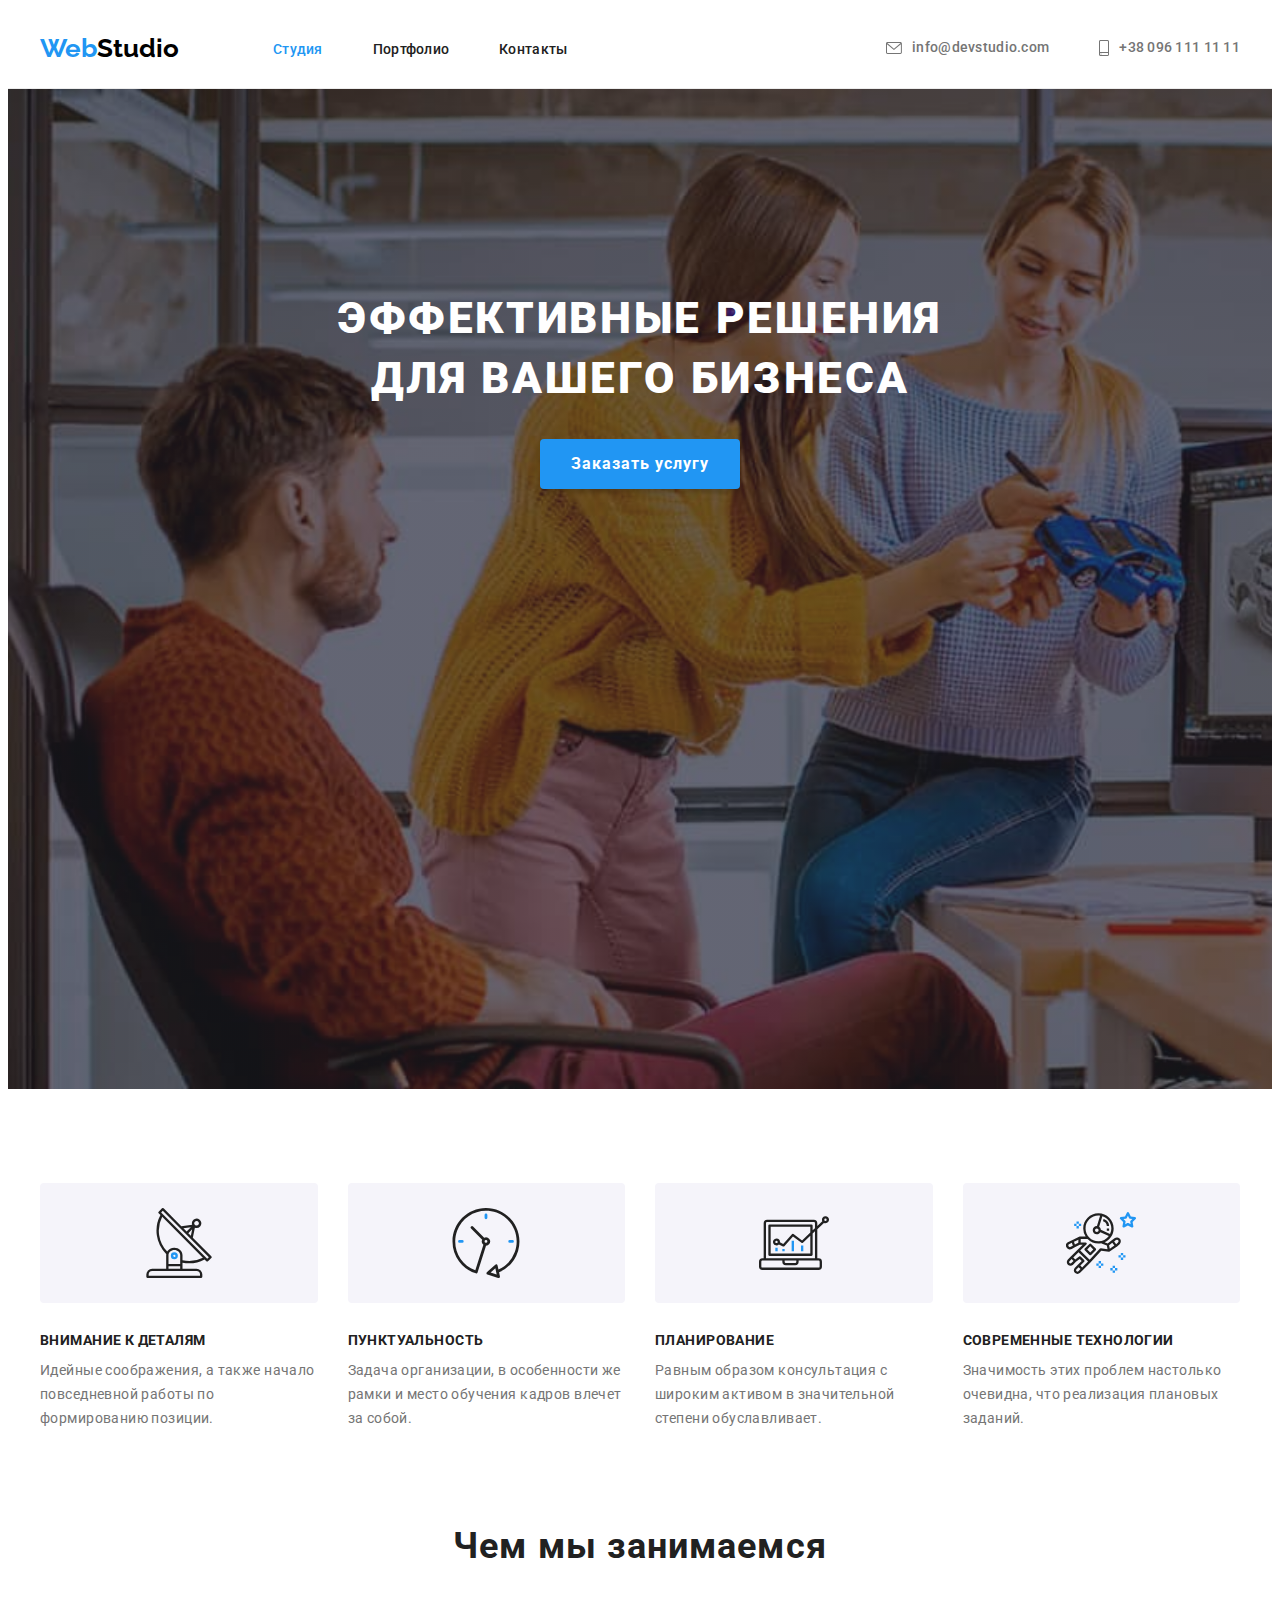
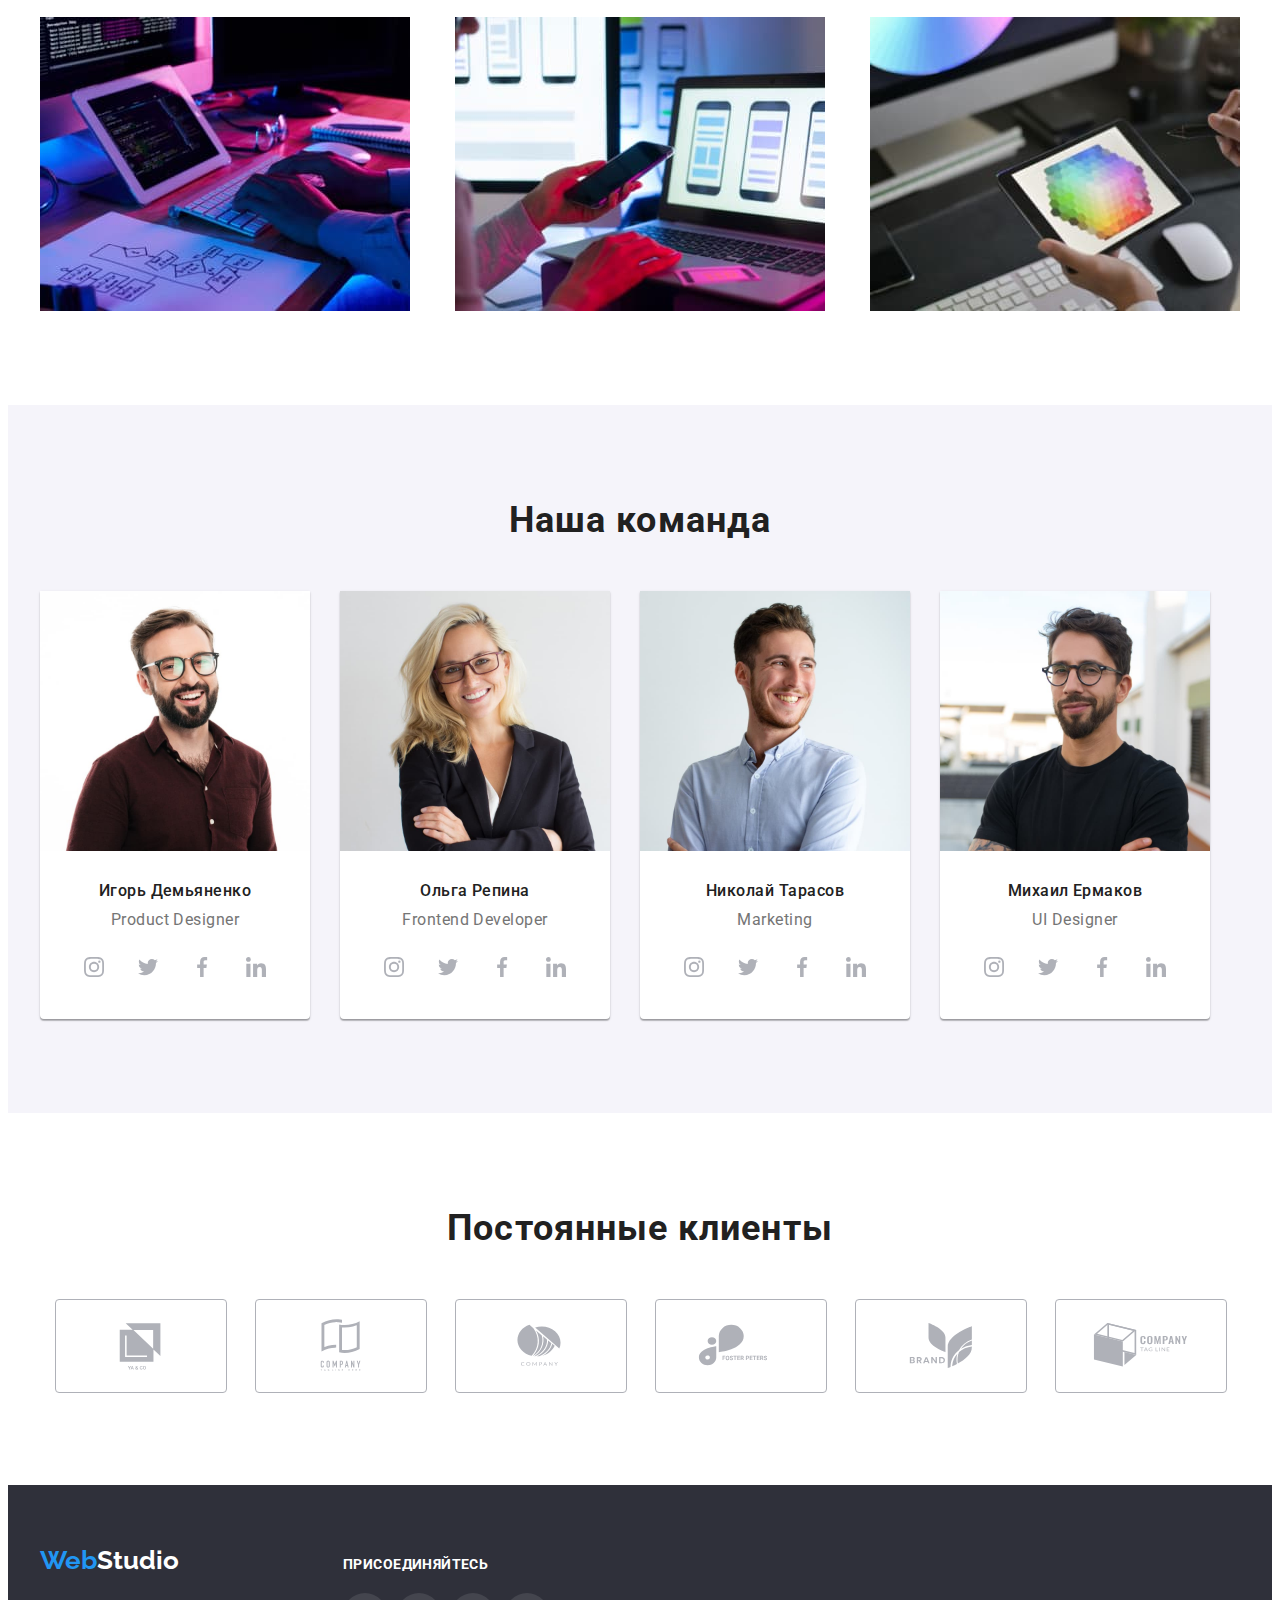
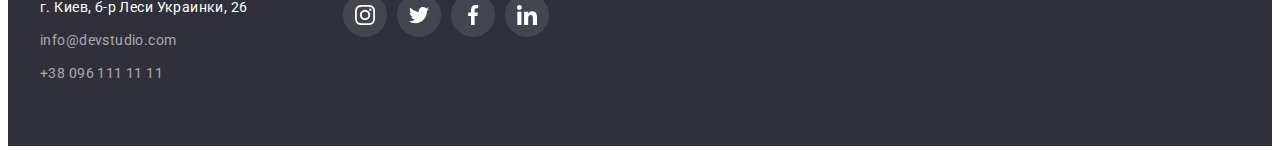
<file: index.html>
<!DOCTYPE html>
<html lang="ru">
	<head>
		<meta charset="UTF-8" />
		<meta http-equiv="X-UA-Compatible" content="IE=edge" />
		<meta name="viewport" content="width=device-width, initial-scale=1.0" />
		<title lang="en">WebStudio</title>
		<link rel="preconnect" href="https://fonts.googleapis.com" />
		<link rel="preconnect" href="https://fonts.gstatic.com" crossorigin />
		<link
			href="https://fonts.googleapis.com/css2?family=Raleway:wght@700&family=Roboto:wght@400;500;700;900&display=swap"
			rel="stylesheet"
		/>
		<link
			rel="stylesheet"
			href="https://cdnjs.cloudflare.com/ajax/libs/modern-normalize/1.1.0/modern-normalize.min.css"
			integrity="sha512-wpPYUAdjBVSE4KJnH1VR1HeZfpl1ub8YT/NKx4PuQ5NmX2tKuGu6U/JRp5y+Y8XG2tV+wKQpNHVUX03MfMFn9Q=="
			crossorigin="anonymous"
			referrerpolicy="no-referrer"
		/>
		<link rel="stylesheet" href="./css/styles.css" />
	</head>
	<body>
		<header class="page-header">
			<div class="container header-container">
				<nav class="navigation">
					<a class="logo link" href="./index.html" lang="en">
						<span class="logo-font-size logo-accent-color">Web</span>
						<span class="logo-font-size">Studio</span>
					</a>
					<ul class="menu-nav list">
						<li class="menu-nav-item">
							<a class="link current" href="./index.html">Студия</a>
						</li>

						<li class="menu-nav-item">
							<a class="link" href="./portfolio.html">Портфолио</a>
						</li>

						<li class="menu-nav-item">
							<a class="link" href="">Контакты</a>
						</li>
					</ul>
				</nav>
				<ul class="menu-contacts list">
					<li class="menu-contacts-item">
						<a class="link" href="mailto:info@devstudio.com">
							<svg class="menu-contact-icon" width="16" height="12">
								<use href="./images/sprite.svg#envelope"></use>
							</svg>
							info@devstudio.com
						</a>
					</li>

					<li class="menu-contacts-item">
						<a class="link" href="tel:+380961111111">
							<svg class="menu-contact-icon" width="10" height="16">
								<use href="./images/sprite.svg#phone"></use>
							</svg>
							+38 096 111 11 11
						</a>
					</li>
				</ul>
			</div>
		</header>

		<main>
			<section class="hero">
				<div class="container">
					<h1 class="hero-title">Эффективные решения для вашего бизнеса</h1>
					<button class="hero-btn button" type="button">Заказать услугу</button>
				</div>
			</section>

			<section class="section feature-section">
				<div class="container">
					<h2 class="section-title visually-hidden">Особенности</h2>
					<ul class="feature-list list">
						<li class="feature-list-item">
							<div class="feature-icon-box">
								<svg class="feature-icon" width="70" height="70">
									<use href="./images/sprite.svg#antenna"></use>
								</svg>
							</div>
							<h3 class="feature-title">Внимание к деталям</h3>
							<p class="feature-description">
								Идейные соображения, а также начало повседневной работы по формированию позиции.
							</p>
						</li>

						<li class="feature-list-item">
							<div class="feature-icon-box">
								<svg class="feature-icon" width="70" height="70">
									<use href="./images/sprite.svg#clock"></use>
								</svg>
							</div>
							<h3 class="feature-title">Пунктуальность</h3>
							<p class="feature-description">
								Задача организации, в особенности же рамки и место обучения кадров влечет за собой.
							</p>
						</li>

						<li class="feature-list-item">
							<div class="feature-icon-box">
								<svg class="feature-icon" width="70" height="70">
									<use href="./images/sprite.svg#diagram"></use>
								</svg>
							</div>
							<h3 class="feature-title">Планирование</h3>
							<p class="feature-description">
								Равным образом консультация с широким активом в значительной степени обуславливает.
							</p>
						</li>

						<li class="feature-list-item">
							<div class="feature-icon-box">
								<svg class="feature-icon" width="70" height="70">
									<use href="./images/sprite.svg#astronaut"></use>
								</svg>
							</div>
							<h3 class="feature-title">Современные технологии</h3>
							<p class="feature-description">
								Значимость этих проблем настолько очевидна, что реализация плановых заданий.
							</p>
						</li>
					</ul>
				</div>
			</section>

			<section class="section">
				<div class="container">
					<h2 class="section-title">Чем мы занимаемся</h2>
					<ul class="activity-list list">
						<li>
							<a class="link" href="">
								<img src="./images/activity-img-1.jpg" alt="Направление деятельности" width="370" height="294" />
							</a>
						</li>

						<li>
							<a class="link" href="">
								<img src="./images/activity-img-2.jpg" alt="Направление деятельности" width="370" height="294" />
							</a>
						</li>

						<li>
							<a class="link" href="">
								<img src="./images/activity-img-3.jpg" alt="Направление деятельности" width="370" height="294" />
							</a>
						</li>
					</ul>
				</div>
			</section>

			<section class="staff section">
				<div class="container">
					<h2 class="section-title">Наша команда</h2>
					<ul class="staff-list list">
						<li class="staff-list-item">
							<img src="./images/staff-avatar-img-1.jpg" alt="Аватар сотрудника" width="270" height="260" />
							<h3 class="staff-name">Игорь Демьяненко</h3>
							<p class="staff-position">Product Designer</p>
							<ul class="social-list list">
								<li class="social-list-item">
									<a
										class="social-list-link link"
										href="https://www.instagram.com/"
										target="_blank"
										rel="noreferrer noopener"
									>
										<svg class="social-list-icon" width="20" height="20">
											<use href="./images/sprite.svg#instagram"></use>
										</svg>
									</a>
								</li>

								<li class="social-list-item">
									<a class="social-list-link link" href="https://twitter.com" target="_blank" rel="noreferrer noopener">
										<svg class="social-list-icon" width="20" height="20">
											<use href="./images/sprite.svg#twitter"></use>
										</svg>
									</a>
								</li>

								<li class="social-list-item">
									<a
										class="social-list-link link"
										href="https://www.facebook.com/"
										target="_blank"
										rel="noreferrer noopener"
									>
										<svg class="social-list-icon" width="20" height="20">
											<use href="./images/sprite.svg#facebook"></use>
										</svg>
									</a>
								</li>

								<li class="social-list-item">
									<a
										class="social-list-link link"
										href="https://www.linkedin.com/"
										target="_blank"
										rel="noreferrer noopener"
									>
										<svg class="social-list-icon" width="20" height="20">
											<use href="./images/sprite.svg#linkedin"></use>
										</svg>
									</a>
								</li>
							</ul>
						</li>

						<li class="staff-list-item">
							<img src="./images/staff-avatar-img-2.jpg" alt="Аватар сотрудника" width="270" height="260" />
							<h3 class="staff-name">Ольга Репина</h3>
							<p class="staff-position">Frontend Developer</p>
							<ul class="social-list list">
								<li class="social-list-item">
									<a
										class="social-list-link link"
										href="https://www.instagram.com/"
										target="_blank"
										rel="noreferrer noopener"
									>
										<svg class="social-list-icon" width="20" height="20">
											<use href="./images/sprite.svg#instagram"></use>
										</svg>
									</a>
								</li>

								<li class="social-list-item">
									<a class="social-list-link link" href="https://twitter.com" target="_blank" rel="noreferrer noopener">
										<svg class="social-list-icon" width="20" height="20">
											<use href="./images/sprite.svg#twitter"></use>
										</svg>
									</a>
								</li>

								<li class="social-list-item">
									<a
										class="social-list-link link"
										href="https://www.facebook.com/"
										target="_blank"
										rel="noreferrer noopener"
									>
										<svg class="social-list-icon" width="20" height="20">
											<use href="./images/sprite.svg#facebook"></use>
										</svg>
									</a>
								</li>

								<li class="social-list-item">
									<a
										class="social-list-link link"
										href="https://www.linkedin.com/"
										target="_blank"
										rel="noreferrer noopener"
									>
										<svg class="social-list-icon" width="20" height="20">
											<use href="./images/sprite.svg#linkedin"></use>
										</svg>
									</a>
								</li>
							</ul>
						</li>

						<li class="staff-list-item">
							<img src="./images/staff-avatar-img-3.jpg" alt="Аватар сотрудника" width="270" height="260" />
							<h3 class="staff-name">Николай Тарасов</h3>
							<p class="staff-position">Marketing</p>
							<ul class="social-list list">
								<li class="social-list-item">
									<a
										class="social-list-link link"
										href="https://www.instagram.com/"
										target="_blank"
										rel="noreferrer noopener"
									>
										<svg class="social-list-icon" width="20" height="20">
											<use href="./images/sprite.svg#instagram"></use>
										</svg>
									</a>
								</li>

								<li class="social-list-item">
									<a class="social-list-link link" href="https://twitter.com" target="_blank" rel="noreferrer noopener">
										<svg class="social-list-icon" width="20" height="20">
											<use href="./images/sprite.svg#twitter"></use>
										</svg>
									</a>
								</li>

								<li class="social-list-item">
									<a
										class="social-list-link link"
										href="https://www.facebook.com/"
										target="_blank"
										rel="noreferrer noopener"
									>
										<svg class="social-list-icon" width="20" height="20">
											<use href="./images/sprite.svg#facebook"></use>
										</svg>
									</a>
								</li>

								<li class="social-list-item">
									<a
										class="social-list-link link"
										href="https://www.linkedin.com/"
										target="_blank"
										rel="noreferrer noopener"
									>
										<svg class="social-list-icon" width="20" height="20">
											<use href="./images/sprite.svg#linkedin"></use>
										</svg>
									</a>
								</li>
							</ul>
						</li>

						<li class="staff-list-item">
							<img src="./images/staff-avatar-img-4.jpg" alt="Аватар сотрудника" width="270" height="260" />
							<h3 class="staff-name">Михаил Ермаков</h3>
							<p class="staff-position">UI Designer</p>
							<ul class="social-list list">
								<li class="social-list-item">
									<a
										class="social-list-link link"
										href="https://www.instagram.com/"
										target="_blank"
										rel="noreferrer noopener"
									>
										<svg class="social-list-icon" width="20" height="20">
											<use href="./images/sprite.svg#instagram"></use>
										</svg>
									</a>
								</li>

								<li class="social-list-item">
									<a class="social-list-link link" href="https://twitter.com" target="_blank" rel="noreferrer noopener">
										<svg class="social-list-icon" width="20" height="20">
											<use href="./images/sprite.svg#twitter"></use>
										</svg>
									</a>
								</li>

								<li class="social-list-item">
									<a
										class="social-list-link link"
										href="https://www.facebook.com/"
										target="_blank"
										rel="noreferrer noopener"
									>
										<svg class="social-list-icon" width="20" height="20">
											<use href="./images/sprite.svg#facebook"></use>
										</svg>
									</a>
								</li>

								<li class="social-list-item">
									<a
										class="social-list-link link"
										href="https://www.linkedin.com/"
										target="_blank"
										rel="noreferrer noopener"
									>
										<svg class="social-list-icon" width="20" height="20">
											<use href="./images/sprite.svg#linkedin"></use>
										</svg>
									</a>
								</li>
							</ul>
						</li>
					</ul>
				</div>
			</section>

			<section class="clients section">
				<div class="container">
					<h2 class="section-title">Постоянные клиенты</h2>
					<ul class="client-list list">
						<li class="client-list-item">
							<a class="client-list-link link" href="" target="_blank" rel="noreferrer noopener">
								<svg class="client-list-icon" width="106" height="60">
									<use href="./images/sprite.svg#logo-icon-client-1"></use>
								</svg>
							</a>
						</li>

						<li class="client-list-item">
							<a class="client-list-link link" href="" target="_blank" rel="noreferrer noopener">
								<svg class="client-list-icon" width="106" height="60">
									<use href="./images/sprite.svg#logo-icon-client-2"></use>
								</svg>
							</a>
						</li>

						<li class="client-list-item">
							<a class="client-list-link link" href="" target="_blank" rel="noreferrer noopener">
								<svg class="client-list-icon" width="106" height="60">
									<use href="./images/sprite.svg#logo-icon-client-3"></use>
								</svg>
							</a>
						</li>

						<li class="client-list-item">
							<a class="client-list-link link" href="" target="_blank" rel="noreferrer noopener">
								<svg class="client-list-icon" width="106" height="60">
									<use href="./images/sprite.svg#logo-icon-client-4"></use>
								</svg>
							</a>
						</li>

						<li class="client-list-item">
							<a class="client-list-link link" href="" target="_blank" rel="noreferrer noopener">
								<svg class="client-list-icon" width="106" height="60">
									<use href="./images/sprite.svg#logo-icon-client-5"></use>
								</svg>
							</a>
						</li>

						<li class="client-list-item">
							<a class="client-list-link link" href="" target="_blank" rel="noreferrer noopener">
								<svg class="client-list-icon" width="106" height="60">
									<use href="./images/sprite.svg#logo-icon-client-6"></use>
								</svg>
							</a>
						</li>
					</ul>
				</div>
			</section>
		</main>

		<footer class="page-footer">
			<div class="container footer-container">
				<div class="footer-address-box">
					<a class="logo link" href="./index.html" lang="en">
						<span class="logo-font-size logo-accent-color">Web</span>
						<span class="logo-font-size">Studio</span>
					</a>
					<address>
						<ul class="list contact-list">
							<li class="contact-list-item">
								<a class="link opacity-link" href="https://goo.gl/maps/CGZ676xCDxBF31A58">
									г. Киев, б-р Леси Украинки, 26
								</a>
							</li>

							<li class="contact-list-item">
								<a class="link" href="mailto:info@devstudio.com">info@devstudio.com</a>
							</li>

							<li class="contact-list-item">
								<a class="link" href="tel:+380961111111">+38 096 111 11 11</a>
							</li>
						</ul>
					</address>
				</div>
				<div class="footer-social-box">
					<p class="footer-social-call">присоединяйтесь</p>
					<ul class="footer-list list">
						<li class="footer-list-item">
							<a
								class="footer-list-link link"
								href="https://www.instagram.com/"
								target="_blank"
								rel="noreferrer noopener"
							>
								<svg class="footer-list-icon" width="20" height="20">
									<use href="./images/sprite.svg#instagram"></use>
								</svg>
							</a>
						</li>

						<li class="footer-list-item">
							<a class="footer-list-link link" href="https://twitter.com" target="_blank" rel="noreferrer noopener">
								<svg class="footer-list-icon" width="20" height="20">
									<use href="./images/sprite.svg#twitter"></use>
								</svg>
							</a>
						</li>

						<li class="footer-list-item">
							<a
								class="footer-list-link link"
								href="https://www.facebook.com/"
								target="_blank"
								rel="noreferrer noopener"
							>
								<svg class="footer-list-icon" width="20" height="20">
									<use href="./images/sprite.svg#facebook"></use>
								</svg>
							</a>
						</li>

						<li class="footer-list-item">
							<a
								class="footer-list-link link"
								href="https://www.linkedin.com/"
								target="_blank"
								rel="noreferrer noopener"
							>
								<svg class="footer-list-icon" width="20" height="20">
									<use href="./images/sprite.svg#linkedin"></use>
								</svg>
							</a>
						</li>
					</ul>
				</div>
			</div>
		</footer>
	</body>
</html>
</file>
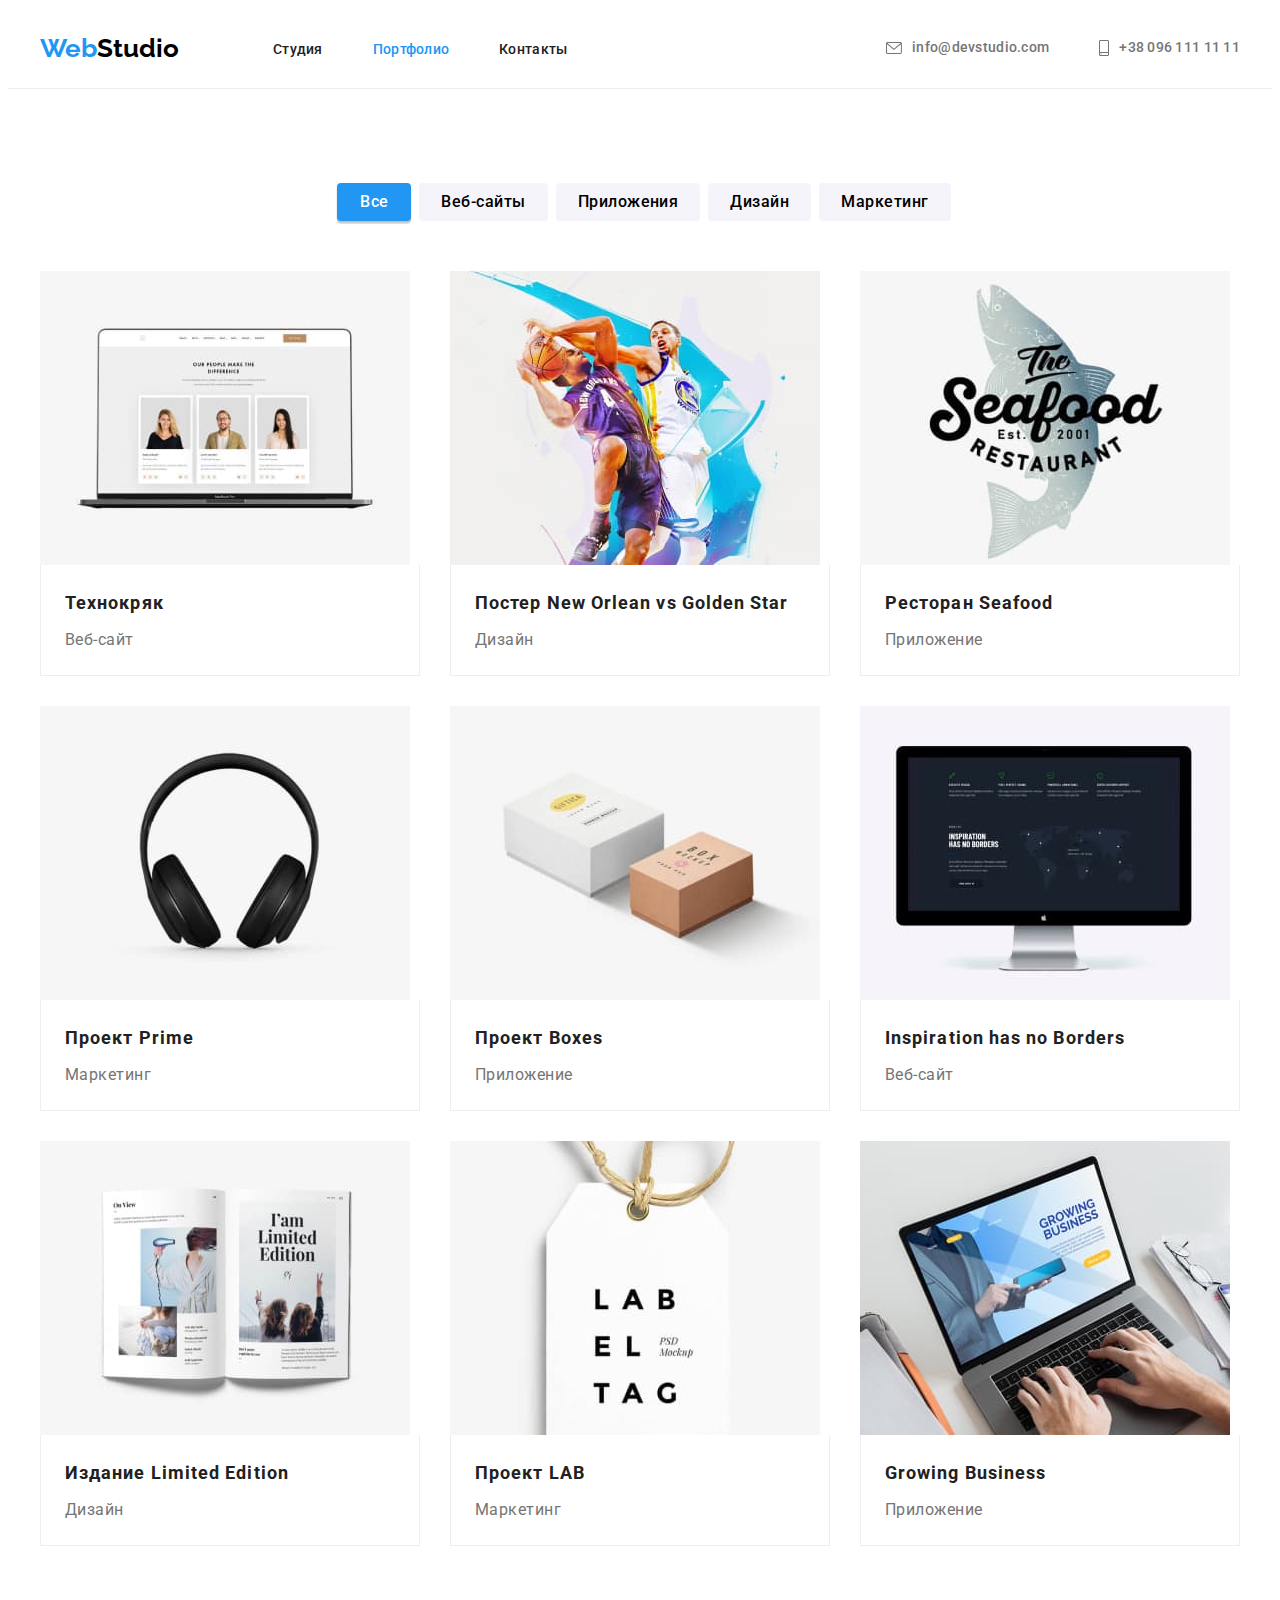
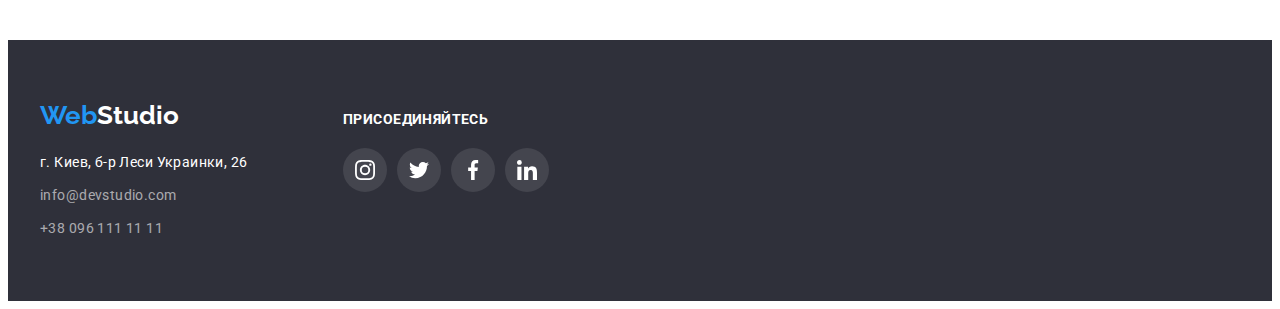
<file: portfolio.html>
<!DOCTYPE html>
<html lang="ru">
	<head>
		<meta charset="UTF-8" />
		<meta http-equiv="X-UA-Compatible" content="IE=edge" />
		<meta name="viewport" content="width=device-width, initial-scale=1.0" />
		<title lang="en">WebStudio</title>
		<link rel="preconnect" href="https://fonts.googleapis.com" />
		<link rel="preconnect" href="https://fonts.gstatic.com" crossorigin />
		<link
			href="https://fonts.googleapis.com/css2?family=Raleway:wght@700&family=Roboto:wght@400;500;700;900&display=swap"
			rel="stylesheet"
		/>
		<link
			rel="stylesheet"
			href="https://cdnjs.cloudflare.com/ajax/libs/modern-normalize/1.1.0/modern-normalize.min.css"
			integrity="sha512-wpPYUAdjBVSE4KJnH1VR1HeZfpl1ub8YT/NKx4PuQ5NmX2tKuGu6U/JRp5y+Y8XG2tV+wKQpNHVUX03MfMFn9Q=="
			crossorigin="anonymous"
			referrerpolicy="no-referrer"
		/>
		<link rel="stylesheet" href="./css/styles.css" />
	</head>
	<body>
		<header class="page-header">
			<div class="container header-container">
				<nav class="navigation">
					<a class="logo link" href="./index.html" lang="en">
						<span class="logo-font-size logo-accent-color">Web</span>
						<span class="logo-font-size">Studio</span>
					</a>
					<ul class="menu-nav list">
						<li class="menu-nav-item">
							<a class="link" href="./index.html">Студия</a>
						</li>

						<li class="menu-nav-item">
							<a class="link current" href="./portfolio.html">Портфолио</a>
						</li>

						<li class="menu-nav-item">
							<a class="link" href="">Контакты</a>
						</li>
					</ul>
				</nav>

				<ul class="menu-contacts list">
					<li class="menu-contacts-item">
						<a class="link" href="mailto:info@devstudio.com">
							<svg class="menu-contact-icon" width="16" height="12">
								<use href="./images/sprite.svg#envelope"></use>
							</svg>
							info@devstudio.com
						</a>
					</li>

					<li class="menu-contacts-item">
						<a class="link" href="tel:+380961111111">
							<svg class="menu-contact-icon" width="10" height="16">
								<use href="./images/sprite.svg#phone"></use>
							</svg>
							+38 096 111 11 11
						</a>
					</li>
				</ul>
			</div>
		</header>

		<main>
			<section class="section">
				<div class="container">
					<h1 class="visually-hidden">Портфолио</h1>

					<ul class="list filter-list">
						<li class="filter-list-item">
							<button class="filter-btn button current" type="button">Все</button>
						</li>

						<li class="filter-list-item">
							<button class="filter-btn button" type="button">Веб-сайты</button>
						</li>

						<li class="filter-list-item">
							<button class="filter-btn button" type="button">Приложения</button>
						</li>

						<li class="filter-list-item">
							<button class="filter-btn button" type="button">Дизайн</button>
						</li>

						<li class="filter-list-item">
							<button class="filter-btn button" type="button">Маркетинг</button>
						</li>
					</ul>

					<ul class="list project-list">
						<li class="project-card">
							<a class="project-link link" href="">
								<img
									src="./images/portfolio/portfolio-img-1.jpg"
									alt="Фрагмент страницы веб-сайта"
									width="370"
									height="294"
								/>
								<div class="project-description">
									<h2 class="project-name">Технокряк</h2>
									<p class="project-category">Веб-сайт</p>
								</div>
							</a>
						</li>

						<li class="project-card">
							<a class="project-link link" href="">
								<img
									src="./images/portfolio/portfolio-img-2.jpg"
									alt="Фрагмент дизайна постера"
									width="370"
									height="294"
								/>
								<div class="project-description">
									<h2 class="project-name">Постер New Orlean vs Golden Star</h2>
									<p class="project-category">Дизайн</p>
								</div>
							</a>
						</li>

						<li class="project-card">
							<a class="project-link link" href="">
								<img
									src="./images/portfolio/portfolio-img-3.jpg"
									alt="Фрагмент главной страницы приложения"
									width="370"
									height="294"
								/>
								<div class="project-description">
									<h2 class="project-name">Ресторан Seafood</h2>
									<p class="project-category">Приложение</p>
								</div>
							</a>
						</li>

						<li class="project-card">
							<a class="project-link link" href="">
								<img
									src="./images/portfolio/portfolio-img-4.jpg"
									alt="Фрагмент главной страницы проекта"
									width="370"
									height="294"
								/>
								<div class="project-description">
									<h2 class="project-name">Проект Prime</h2>
									<p class="project-category">Маркетинг</p>
								</div>
							</a>
						</li>

						<li class="project-card">
							<a class="project-link link" href="">
								<img
									src="./images/portfolio/portfolio-img-5.jpg"
									alt="Фрагмент главной страницы приложения"
									width="370"
									height="294"
								/>
								<div class="project-description">
									<h2 class="project-name">Проект Boxes</h2>
									<p class="project-category">Приложение</p>
								</div>
							</a>
						</li>

						<li class="project-card">
							<a class="project-link link" href="">
								<img
									src="./images/portfolio/portfolio-img-6.jpg"
									alt="Фрагмент страницы веб-сайта"
									width="370"
									height="294"
								/>
								<div class="project-description">
									<h2 class="project-name">Inspiration has no Borders</h2>
									<p class="project-category">Веб-сайт</p>
								</div>
							</a>
						</li>

						<li class="project-card">
							<a class="project-link link" href="">
								<img
									src="./images/portfolio/portfolio-img-7.jpg"
									alt="Фрагмент дизайна издания"
									width="370"
									height="294"
								/>
								<div class="project-description">
									<h2 class="project-name">Издание Limited Edition</h2>
									<p class="project-category">Дизайн</p>
								</div>
							</a>
						</li>

						<li class="project-card">
							<a class="project-link link" href="">
								<img
									src="./images/portfolio/portfolio-img-8.jpg"
									alt="Фрагмент главной страницы проекта"
									width="370"
									height="294"
								/>
								<div class="project-description">
									<h2 class="project-name">Проект LAB</h2>
									<p class="project-category">Маркетинг</p>
								</div>
							</a>
						</li>

						<li class="project-card">
							<a class="project-link link" href="">
								<img
									src="./images/portfolio/portfolio-img-9.jpg"
									alt="Фрагмент главной страницы приложения"
									width="370"
									height="294"
								/>
								<div class="project-description">
									<h2 class="project-name">Growing Business</h2>
									<p class="project-category">Приложение</p>
								</div>
							</a>
						</li>
					</ul>
				</div>
			</section>
		</main>

		<footer class="page-footer">
			<div class="container footer-container">
				<div class="footer-address-box">
					<a class="logo link" href="./index.html" lang="en">
						<span class="logo-font-size logo-accent-color">Web</span>
						<span class="logo-font-size">Studio</span>
					</a>
					<address>
						<ul class="list contact-list">
							<li class="contact-list-item">
								<a class="link opacity-link" href="https://goo.gl/maps/CGZ676xCDxBF31A58">
									г. Киев, б-р Леси Украинки, 26
								</a>
							</li>

							<li class="contact-list-item">
								<a class="link" href="mailto:info@devstudio.com">info@devstudio.com</a>
							</li>

							<li class="contact-list-item">
								<a class="link" href="tel:+380961111111">+38 096 111 11 11</a>
							</li>
						</ul>
					</address>
				</div>
				<div class="footer-social-box">
					<p class="footer-social-call">присоединяйтесь</p>
					<ul class="footer-list list">
						<li class="footer-list-item">
							<a
								class="footer-list-link link"
								href="https://www.instagram.com/"
								target="_blank"
								rel="noreferrer noopener"
							>
								<svg class="footer-list-icon" width="20" height="20">
									<use href="./images/sprite.svg#instagram"></use>
								</svg>
							</a>
						</li>

						<li class="footer-list-item">
							<a class="footer-list-link link" href="https://twitter.com" target="_blank" rel="noreferrer noopener">
								<svg class="footer-list-icon" width="20" height="20">
									<use href="./images/sprite.svg#twitter"></use>
								</svg>
							</a>
						</li>

						<li class="footer-list-item">
							<a
								class="footer-list-link link"
								href="https://www.facebook.com/"
								target="_blank"
								rel="noreferrer noopener"
							>
								<svg class="footer-list-icon" width="20" height="20">
									<use href="./images/sprite.svg#facebook"></use>
								</svg>
							</a>
						</li>

						<li class="footer-list-item">
							<a
								class="footer-list-link link"
								href="https://www.linkedin.com/"
								target="_blank"
								rel="noreferrer noopener"
							>
								<svg class="footer-list-icon" width="20" height="20">
									<use href="./images/sprite.svg#linkedin"></use>
								</svg>
							</a>
						</li>
					</ul>
				</div>
			</div>
		</footer>
	</body>
</html>
</file>
<file: css/styles.css>
:root {
  --primary-font-family: 'Roboto', sans-serif;
  --main-logo-font-family: 'Raleway', sans-serif;

  --primary-text-color: #212121;
  --secondary-text-color: #757575;
  --opacity-text-color: rgba(255, 255, 255, 0.6);
  --accent-color: #2196F3;
  --btn-color-hover: #188CE8;
  --primary-white-color: #ffffff;
  --primary-bg-color: #2F303A;
  --secondary-bg-color: #F5F4FA;
  --fallback-bg-color: #C4C4C4;
  --logo-black-color: #000000;
  --primary-border-color: #EEEEEE;
  --secondary-border-color: #ECECEC;
  --primary-icon-color: #AFB1B8;
  --bg-icon-color: rgba(255, 255, 255, 0.1);

  --project-card-gap: 30px;
}

/* ----- START - COMMON STYLES ----- */

body {  
  font-family: var(--primary-font-family);
  color: var(--primary-text-color);

  background-color: var(--primary-white-color);
}

h1,
h2,
h3,
h4,
h5,
h6,
p {
  margin-top: 0;
  margin-bottom: 0;
}

ul,
ol {
  margin-top: 0;
  margin-bottom: 0;
  padding-left: 0;
}

img {
  display: block;
  max-width: 100%;
  height: auto;
}

.list {
  list-style: none;  
}

.link {
  text-decoration: none;  
}

.container {
  width: 1200px;
  margin-left: auto;
  margin-right: auto;
  padding-left: 15px;
  padding-right: 15px;
}

.visually-hidden {
  position: absolute;
  width: 1px;
  height: 1px;
  margin: -1px;
  border: 0;
  padding: 0;
  white-space: nowrap;
  clip-path: inset(100%);
  clip: rect(0 0 0 0);
  overflow: hidden;
}

.section {
  padding-top: 94px;
  padding-bottom: 94px;
}

/* ===== END - COMMON STYLES ===== */

/* ----- START - COMPONENTS ----- */

.section-title {
  font-size: 36px;
  line-height: 1.17;
  letter-spacing: 0.03em;
  text-align: center;
}

.button {
  font-family: inherit;
  font-size: 16px;
  cursor: pointer;
}

.social-list {
  display: flex;
  justify-content: center;
  margin-top: 16px;
  margin-bottom: 30px;
}

.social-list-item {
  width: 44px;
  height: 44px;  
}

.social-list-item:not(:first-child) {
  margin-left: 10px;
}

.social-list-link {
  display: flex;
  align-items: center;
  justify-content: center;
  width: 100%;
  height: 100%;

  fill: var(--primary-icon-color);
  background-color: var(--primary-white-color);
  border-radius: 50%;  
}

.social-list-link:hover,
.social-list-link:focus {
  background-color: var(--accent-color);
}

.social-list-link:hover .social-list-icon,
.social-list-link:focus .social-list-icon {
  fill: var(--primary-white-color);
}

/* ===== END - COMPONENTS ===== */

/* ----- START - HEADER ----- */

.page-header {
  background-color: var(--primary-white-color);
  border-bottom: 1px solid var(--secondary-border-color);
}

.header-container {
  display: flex;
  justify-content: space-between;
  align-items: center;
}

.navigation {
  display: flex;
  align-items: center;  
}

.logo {
  padding-top: 24px;
  padding-bottom: 24px;
  margin-right: 94px;
  
  font-family: var(--main-logo-font-family);
  font-weight: 700;
  font-size: 0;
  line-height: 1.19;
  letter-spacing: 0.03em;
  color: var(--logo-black-color);      
}

.logo-font-size {    
  font-size: 26px;  
}

.logo-accent-color {
  color: var(--accent-color);
}

.menu-nav {
  display: flex;
  justify-content: space-between;  
}

.menu-nav-item:not(:first-child), 
.menu-contacts-item:not(:first-child) {
  margin-left: 50px;
}

.menu-nav .link,
.menu-contacts .link {
  padding-top: 32px;
  padding-bottom: 32px;

  font-weight: 500;
  font-size: 14px;
  line-height: 1.14;
  letter-spacing: 0.02em;
  color: var(--primary-text-color);
}

.menu-nav .link {
  color: var(--primary-text-color);
}

.menu-contacts {
  display: flex;  
}

.menu-contacts .link {
  display: flex;
  align-items: center;  
  
  color: var(--secondary-text-color);   
}

.menu-nav .link.current,
.menu-nav .link:hover, 
.menu-nav .link:focus,
.menu-contacts .link:hover,
.menu-contacts .link:focus {
  color: var(--accent-color);  
}

.menu-contact-icon {
  margin-right: 10px;
  fill: currentColor;
}

/* ===== END - HEADER ===== */

/* ----- START - HERO ----- */
.hero {
  max-width: 1600px;
  min-height: 600px;  
  margin-left: auto;
  margin-right: auto;
  padding-top: 200px;
  padding-bottom: 200px;  

  text-align: center;

  background-image: linear-gradient(
      to right,
      rgba(47, 48, 58, 0.4),
      rgba(47, 48, 58, 0.4)),
      url('../images/bg-hero.jpg');
  background-size: cover;
  background-repeat: no-repeat;  
  background-color: var(--fallback-bg-color);  
}

.hero-title {  
  width: 696px;
  margin: 0 auto;
  
  font-weight: 900;
  font-size: 44px;
  line-height: 1.36;
  letter-spacing: 0.06em;
  color: var(--primary-white-color);
  text-transform: uppercase;  
}

.hero-btn {
  min-width: 200px;  
  padding: 10px 26px;
  margin-top: 30px;

  font-weight: 700;
  line-height: 1.88;
  letter-spacing: 0.06em;
  color: var(--primary-white-color);

  background-color: var(--accent-color);
  border: none;
  border-radius: 4px;
  box-shadow: 0px 4px 4px rgba(0, 0, 0, 0.15);
}

.hero-btn:hover, 
.hero-btn:focus {
  background-color: var(--btn-color-hover);
}

/* ===== END - HERO ===== */

/* ----- START - FEATURES ----- */

.feature-section {
  padding-bottom: 0;
}

.feature-list {
  display: flex;
  justify-content: space-between;  
}

.feature-list-item {
  flex-basis: calc((100% - 90px) / 4);
}

.feature-title {
  margin-top: 30px;

  font-size: 14px;
  line-height: 1.14;
  letter-spacing: 0.03em;
  text-transform: uppercase;
}

.feature-description {
  margin-top: 10px;

  font-weight: 400;
  font-size: 14px;
  line-height: 1.71;
  letter-spacing: 0.03em;
  color: var(--secondary-text-color);
}

.feature-icon-box {
  display: flex;
  justify-content: center;
  align-items: center;  
  height: 120px;

  background-color: var(--secondary-bg-color);
  border-radius: 4px;
}

/* ===== END - FEATURES ===== */

/* ----- START - ACTIVITY ----- */

.activity-list {
  display: flex;
  justify-content: space-between;
  margin-top: 50px;
}

/* ===== END - ACTIVITY ===== */

/* ----- START - STAFF ----- */

.staff {
  background-color: var(--secondary-bg-color);
}

.staff-list {
  display: flex;
  flex-wrap: wrap;
  margin-left: -30px;  
  margin-top: 50px;
}

.staff-list-item {
  margin-left: 30px;  
  
  background-color: var(--primary-white-color);
  box-shadow: 0px 1px 3px rgba(0, 0, 0, 0.12),
              0px 1px 1px rgba(0, 0, 0, 0.14),
              0px 2px 1px rgba(0, 0, 0, 0.2);
  border-radius: 0px 0px 4px 4px;  
}

.staff-name,
.staff-position {
  font-size: 16px;
  line-height: 1.19;
  letter-spacing: 0.03em;
  text-transform: capitalize;
  text-align: center;
}

.staff-name {
  margin-top: 30px;
  font-weight: 500;  
}

.staff-position {
  margin-top: 10px;  
  color: var(--secondary-text-color);
}

/* ===== END - STAFF ===== */

/* ----- START - CLIENTS ----- */

.client-list {
  display: flex;
  justify-content: center;
  margin-top: 50px;
} 

.client-list-item {
  width: 170px;
  height: 92px;  
}

.client-list-item:not(:first-child) {
  margin-left: 30px;
}

.client-list-link {
  display: flex;
  align-items: center;
  justify-content: center;
  width: 100%;
  height: 100%;  

  color: var(--primary-icon-color);

  background-color: var(--primary-white-color);
  border: 1px solid var(--primary-icon-color);
  border-radius: 4px;  
}

.client-list-icon {
  fill: currentColor;
}

.client-list-link:hover,
.client-list-link:focus {
  color: var(--accent-color);
  border-color: var(--accent-color);
}

.client-list-link:hover .client-list-icon,
.client-list-link:focus .client-list-icon {
  fill: currentColor;
}

/* ===== END - CLIENTS ===== */

/* ----- START - FOOTER ----- */

.page-footer {
  padding-top: 60px;
  padding-bottom: 60px;

  background-color: var(--primary-bg-color);  
}

.footer-container {
  display: flex;
  align-items: baseline;  
}

.page-footer .logo {  
  color: var(--primary-white-color);
}

.contact-list {
  margin-top: 20px;
}

.contact-list-item:not(:first-child) {
  margin-top: 9px;
}

.contact-list .link {  
  font-size: 14px;
  line-height: 1.71;
  letter-spacing: 0.03em;
  font-style: normal;  
  color: var(--opacity-text-color);  
}

.contact-list .link:hover, 
.contact-list .link:focus {
  color: var(--accent-color);  
}

.contact-list .opacity-link {
  color: var(--primary-white-color);
}

.footer-social-box {  
  margin-left: 70px;  
}

.footer-social-call {
  font-size: 14px;
  font-weight: 700;
  line-height: 1.14;
  letter-spacing: 0.03em;
  text-transform: uppercase;
  color: var(--primary-white-color);
}

.footer-list {
  display: flex;  
}

.footer-list-item {
  width: 44px;
  height: 44px;
  margin-top: 20px;  
}

.footer-list-item:not(:first-child) {
  margin-left: 10px;
}

.footer-list-link {
  display: flex;
  align-items: center;
  justify-content: center;
  width: 100%;
  height: 100%;

  fill: var(--primary-white-color);
  background-color: var(--bg-icon-color);
  border-radius: 50%;
}

.footer-list-link:hover,
.footer-list-link:focus {
  background-color: var(--accent-color);
}

/* ===== END - FOOTER ===== */

/* ----- START - PORTFOLIO ----- */

.filter-list {
  display: flex;
  justify-content: center;
}

.filter-list-item:not(first-child) {
  margin-left: 8px;
}

.filter-btn {
  min-width: 74px;
  padding: 6px 22px;

  font-weight: 500;
  line-height: 1.63;
  letter-spacing: 0.03em;  

  background-color: var(--secondary-bg-color);
  border: none;
  border-radius: 4px;  
}

.button.current,
.filter-btn:hover, 
.filter-btn:focus {
  color: var(--primary-white-color);
  background-color: var(--accent-color);
  box-shadow: 0px 3px 1px rgba(0, 0, 0, 0.1),
              0px 1px 2px rgba(0, 0, 0, 0.08),
              0px 2px 2px rgba(0, 0, 0, 0.12);
}

.project-list {
  display: flex;
  flex-wrap: wrap;  
  margin-top: calc(-1 * var(--project-card-gap) + 50px);
  margin-left: calc(-1 * var(--project-card-gap));
}

.project-card {
  flex-basis: calc(100% / 3 - var(--project-card-gap));
  margin-top: var(--project-card-gap);
  margin-left: var(--project-card-gap);

  background-color: var(--primary-white-color);
}

.project-link:hover,
.project-link:focus {
  display: block;
  box-shadow: 0px 1px 1px rgba(0, 0, 0, 0.12),
              0px 4px 4px rgba(0, 0, 0, 0.06),
              1px 4px 6px rgba(0, 0, 0, 0.16);
}

.project-description {
  padding: 20px 24px;

  background-color: var(--primary-white-color);
  border: 1px solid var(--primary-border-color);
  border-top: none;
}

.project-name {
  font-size: 18px;
  line-height: 2;
  letter-spacing: 0.06em;
  color: var(--primary-text-color);
}

.project-category {
  margin-top: 4px;

  line-height: 1.88;
  letter-spacing: 0.03em;
  color: var(--secondary-text-color);
}

/* ===== END - PORTFOLIO ===== */
</file>
